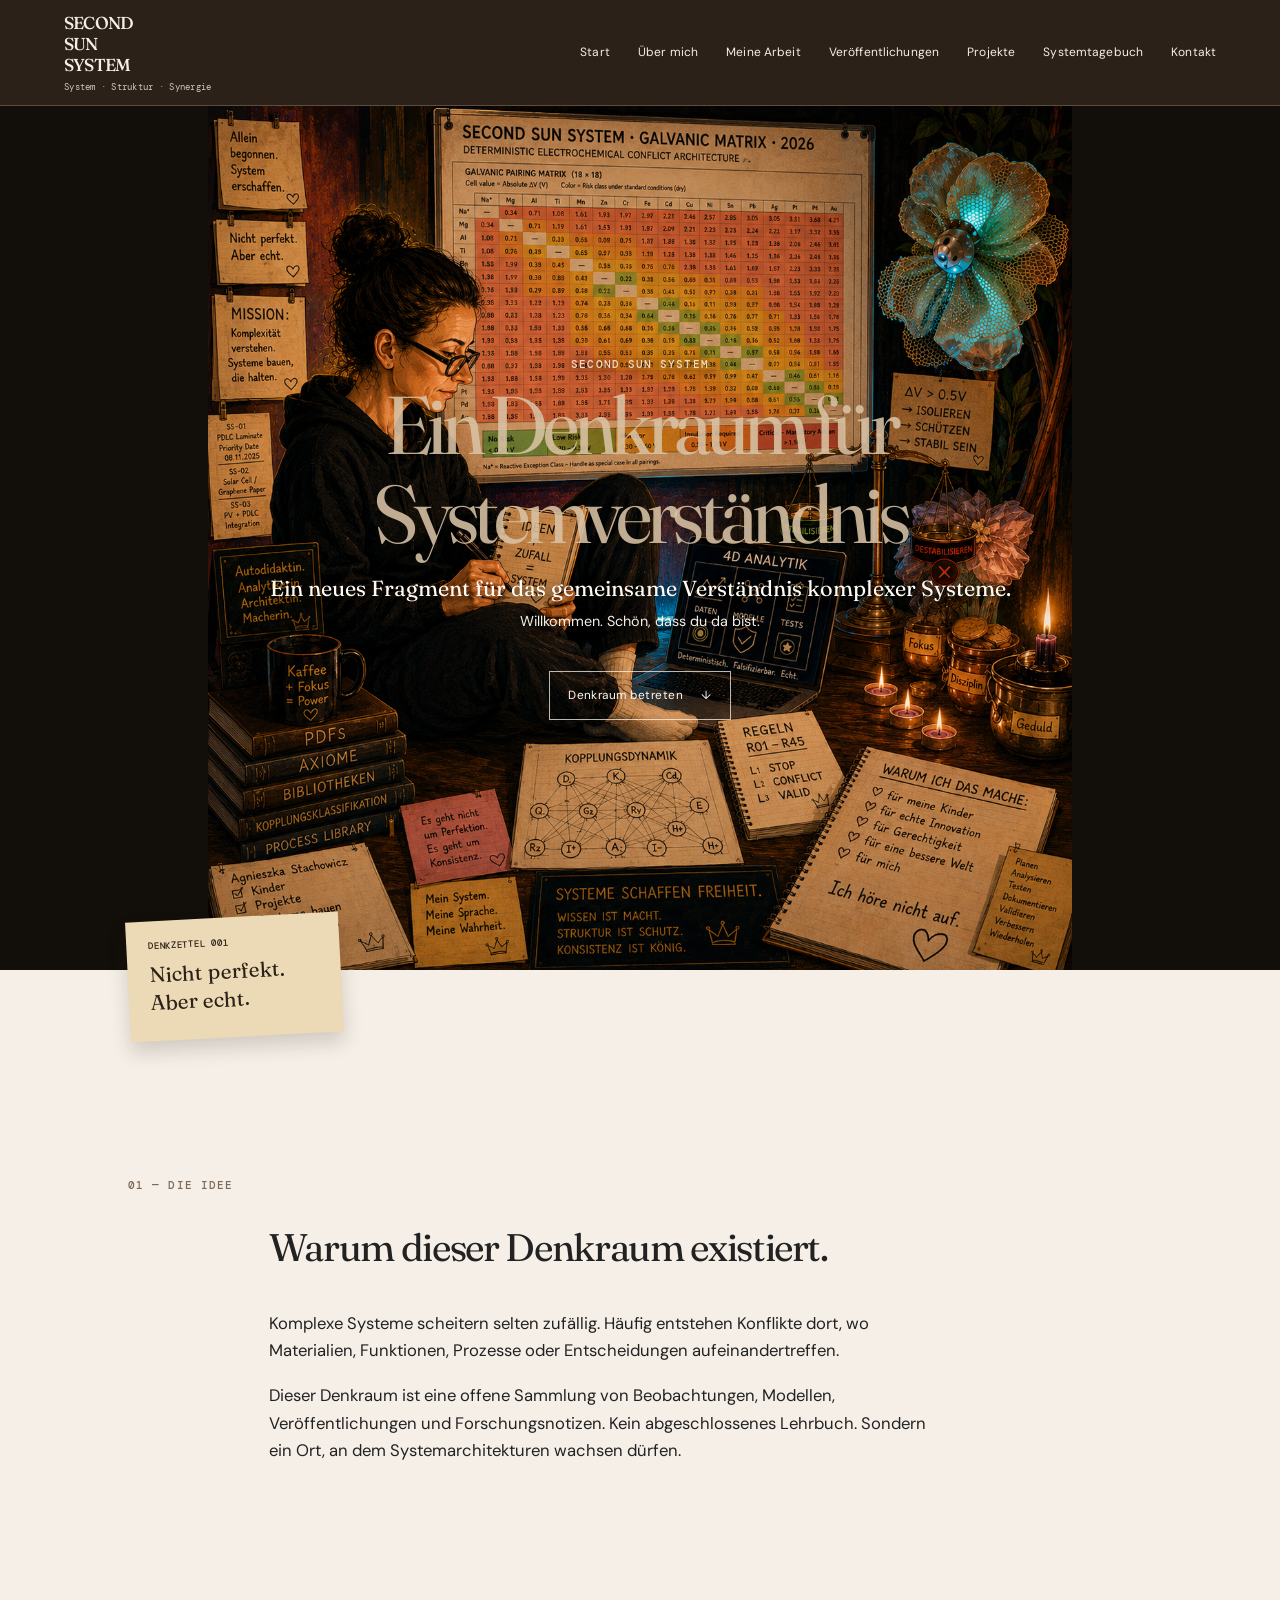
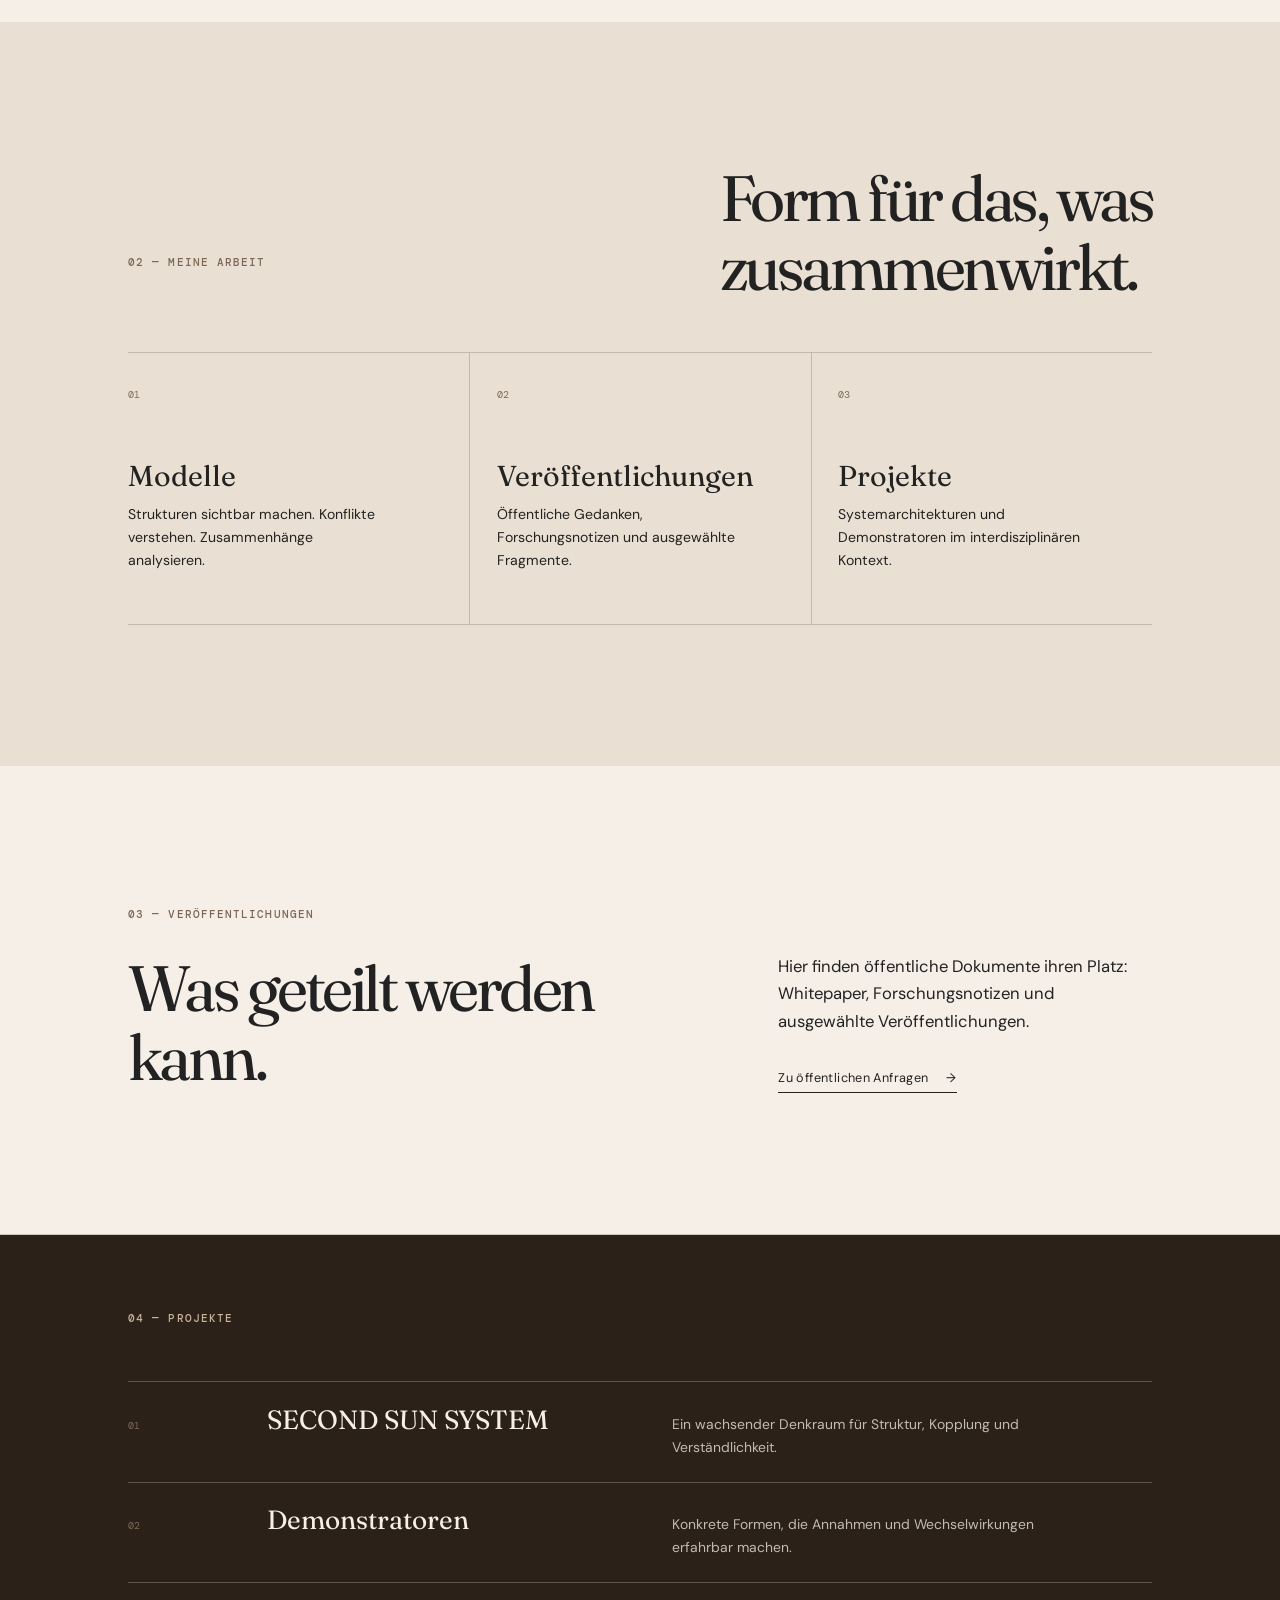
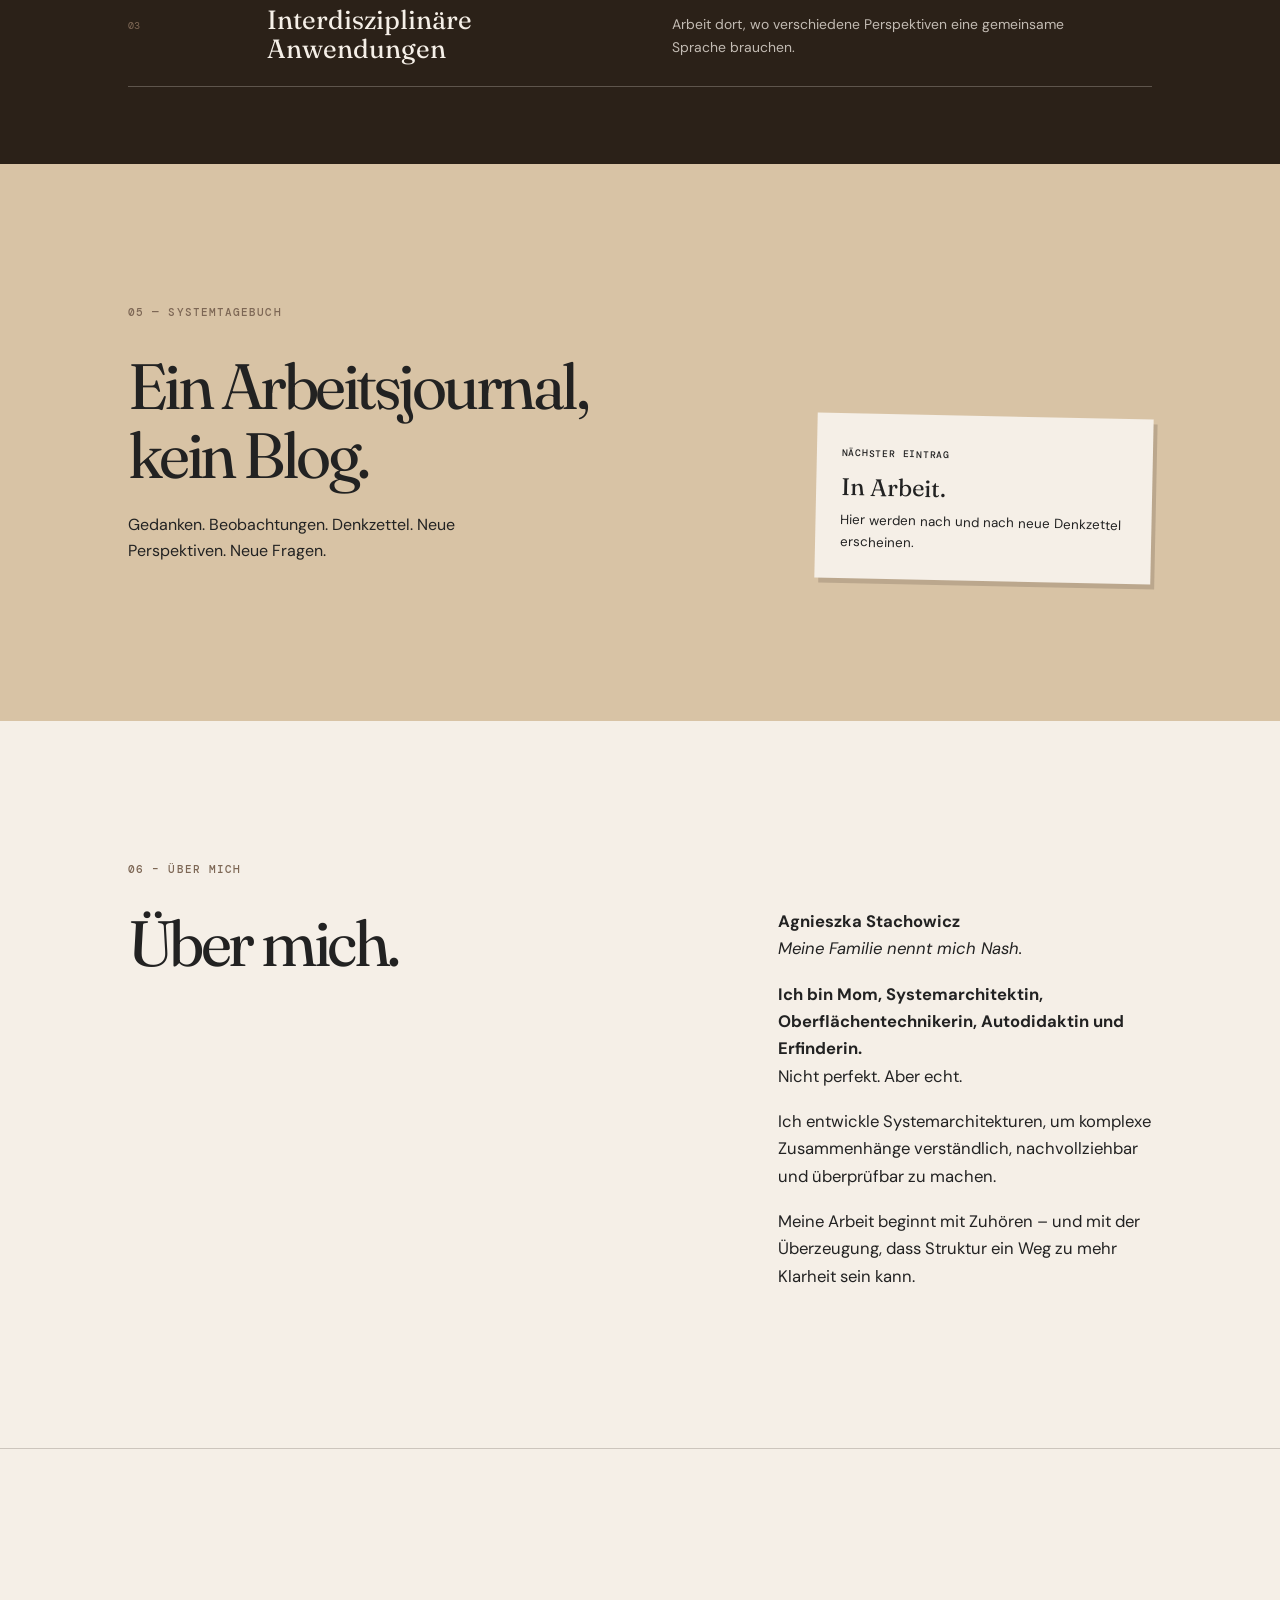
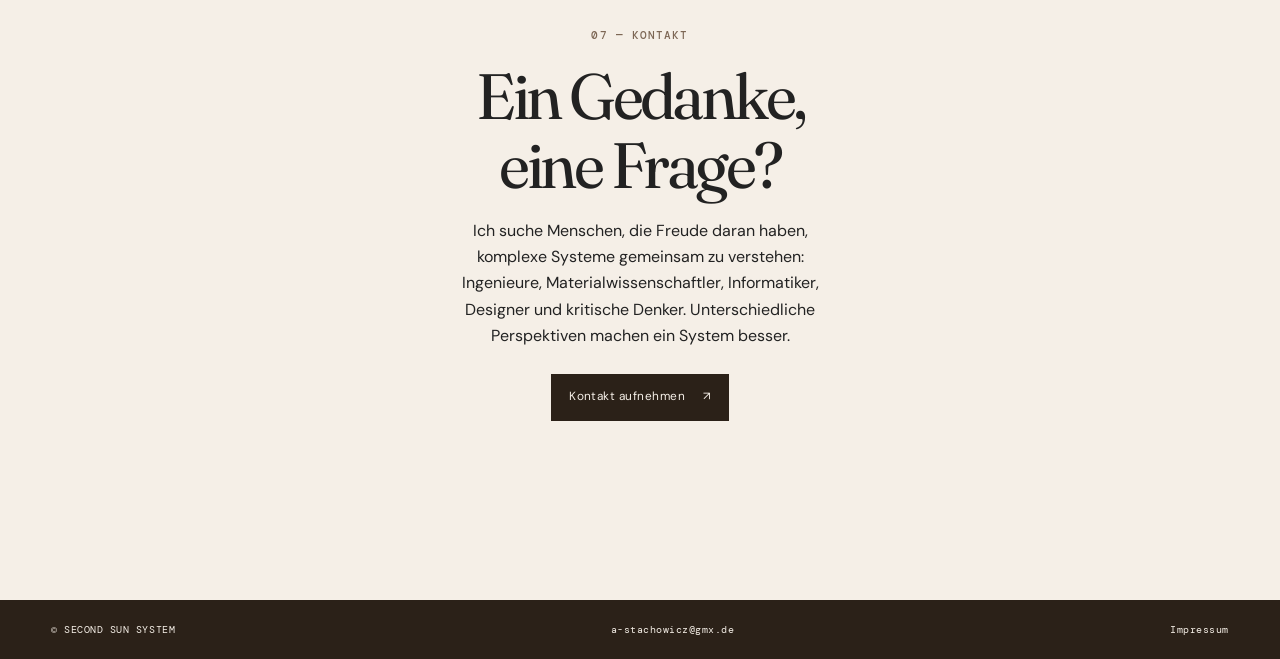
<file: index.html>
<!doctype html>
<html lang="de">
<head>
  <meta charset="utf-8">
  <meta name="viewport" content="width=device-width, initial-scale=1">
  <meta name="description" content="SECOND SUN SYSTEM — Denkraum für Systemarchitekturen.">
  <title>SECOND SUN SYSTEM — System · Struktur · Synergie</title>
  <link rel="preconnect" href="https://fonts.googleapis.com">
  <link rel="preconnect" href="https://fonts.gstatic.com" crossorigin>
  <link href="https://fonts.googleapis.com/css2?family=DM+Mono:wght@400;500&family=DM+Sans:wght@400;500;600&family=Fraunces:opsz,wght@9..144,400;9..144,500&display=swap" rel="stylesheet">
  <link rel="stylesheet" href="style.css">
</head>
<body>
  <a class="skip-link" href="#inhalt">Zum Inhalt springen</a>

  <header class="site-header" id="start">
    <a class="brand" href="#start" aria-label="SECOND SUN SYSTEM, zurück zum Anfang">
      <span>SECOND SUN SYSTEM</span>
      <small>System · Struktur · Synergie</small>
    </a>
    <button class="menu-toggle" aria-expanded="false" aria-controls="main-navigation">
      <span class="visually-hidden">Menü öffnen</span><i></i><i></i>
    </button>
    <nav id="main-navigation" class="main-navigation" aria-label="Hauptnavigation">
      <a href="#start">Start</a>
      <a href="#ueber-mich">Über mich</a>
      <a href="#arbeit">Meine Arbeit</a>
      <a href="#veroeffentlichungen">Veröffentlichungen</a>
      <a href="#projekte">Projekte</a>
      <a href="#tagebuch">Systemtagebuch</a>
      <a href="#kontakt">Kontakt</a>
    </nav>
  </header>

  <main id="inhalt">
    <section class="hero" aria-labelledby="hero-title">
      <img class="hero-image" src="./images/second-sun-system.png" alt="Illustrative Arbeitswelt von SECOND SUN SYSTEM mit Systemmatrix, Notizen und Waage.">
      <div class="hero-shade"></div>
      <div class="hero-content">
        <p class="eyebrow">SECOND SUN SYSTEM</p>
        <h1 id="hero-title">Ein Denkraum für<br>Systemverständnis</h1>
        <p class="hero-intro">Ein neues Fragment für das gemeinsame Verständnis komplexer Systeme.</p>
        <p class="hero-copy">Willkommen. Schön, dass du da bist.</p>
        <a class="button button-light" href="#idee">Denkraum betreten <span aria-hidden="true">↓</span></a>
      </div>
    </section>

    <aside class="thought-note" aria-label="Denkzettel 001">
      <span>DENKZETTEL 001</span>
      <strong>Nicht perfekt.<br>Aber echt.</strong>
    </aside>

    <section id="idee" class="section idea-section">
      <div class="section-label">01 — Die Idee</div>
      <div class="prose wide-prose">
        <p class="intro">Warum dieser Denkraum existiert.</p>
        <p>Komplexe Systeme scheitern selten zufällig. Häufig entstehen Konflikte dort, wo Materialien, Funktionen, Prozesse oder Entscheidungen aufeinandertreffen.</p>
        <p>Dieser Denkraum ist eine offene Sammlung von Beobachtungen, Modellen, Veröffentlichungen und Forschungsnotizen. Kein abgeschlossenes Lehrbuch. Sondern ein Ort, an dem Systemarchitekturen wachsen dürfen.</p>
      </div>
    </section>

    <section id="arbeit" class="section work-section">
      <div class="section-heading">
        <div class="section-label">02 — Meine Arbeit</div>
        <h2>Form für das, was<br>zusammenwirkt.</h2>
      </div>
      <div class="work-grid">
        <article class="work-card"><span>01</span><h3>Modelle</h3><p>Strukturen sichtbar machen. Konflikte verstehen. Zusammenhänge analysieren.</p></article>
        <article class="work-card"><span>02</span><h3>Veröffentlichungen</h3><p>Öffentliche Gedanken, Forschungsnotizen und ausgewählte Fragmente.</p></article>
        <article class="work-card"><span>03</span><h3>Projekte</h3><p>Systemarchitekturen und Demonstratoren im interdisziplinären Kontext.</p></article>
      </div>
    </section>

    <section id="veroeffentlichungen" class="section publication-section">
      <div class="section-label">03 — Veröffentlichungen</div>
      <div class="split-content"><h2>Was geteilt werden kann.</h2><div class="prose"><p>Hier finden öffentliche Dokumente ihren Platz: Whitepaper, Forschungsnotizen und ausgewählte Veröffentlichungen.</p><a class="text-link" href="#kontakt">Zu öffentlichen Anfragen <span aria-hidden="true">→</span></a></div></div>
    </section>

    <section id="projekte" class="section projects-section">
      <div class="section-label">04 — Projekte</div>
      <div class="project-list">
        <article><p class="project-number">01</p><h3>SECOND SUN SYSTEM</h3><p>Ein wachsender Denkraum für Struktur, Kopplung und Verständlichkeit.</p></article>
        <article><p class="project-number">02</p><h3>Demonstratoren</h3><p>Konkrete Formen, die Annahmen und Wechselwirkungen erfahrbar machen.</p></article>
        <article><p class="project-number">03</p><h3>Interdisziplinäre Anwendungen</h3><p>Arbeit dort, wo verschiedene Perspektiven eine gemeinsame Sprache brauchen.</p></article>
      </div>
    </section>

    <section id="tagebuch" class="section journal-section">
      <div class="section-label">05 — Systemtagebuch</div>
      <div class="journal-content"><div><h2>Ein Arbeitsjournal,<br>kein Blog.</h2><p>Gedanken. Beobachtungen. Denkzettel. Neue Perspektiven. Neue Fragen.</p></div><div class="journal-note"><span>NÄCHSTER EINTRAG</span><strong>In Arbeit.</strong><p>Hier werden nach und nach neue Denkzettel erscheinen.</p></div></div>
    </section>

    <section id="ueber-mich" class="section about-section">
  <div class="section-label">06 – Über mich</div>

  <div class="split-content">
    <h2>Über mich.</h2>

    <div class="prose">

      <p><strong>Agnieszka Stachowicz</strong><br>
      <em>Meine Familie nennt mich Nash.</em></p>

      <p><strong>Ich bin Mom, Systemarchitektin, Oberflächentechnikerin, Autodidaktin und Erfinderin.</strong><br>
      Nicht perfekt. Aber echt.</p>

      <p>Ich entwickle Systemarchitekturen, um komplexe Zusammenhänge verständlich, nachvollziehbar und überprüfbar zu machen.</p>

      <p>Meine Arbeit beginnt mit Zuhören – und mit der Überzeugung, dass Struktur ein Weg zu mehr Klarheit sein kann.</p>

    </div>
</div>
</section>

    <section id="kontakt" class="section contact-section">
      <p class="section-label">07 — Kontakt</p>
      <h2>Ein Gedanke,<br>eine Frage?</h2>
      <p>Ich suche Menschen, die Freude daran haben, komplexe Systeme gemeinsam zu verstehen: Ingenieure, Materialwissenschaftler, Informatiker, Designer und kritische Denker. Unterschiedliche Perspektiven machen ein System besser.</p>
      <a class="button button-dark" href="mailto:a-stachowicz@gmx.de">Kontakt aufnehmen <span aria-hidden="true">↗</span></a>
    </section>
  </main>

  <footer class="site-footer">

<p>© SECOND SUN SYSTEM</p>

<p>
<a href="mailto:a-stachowicz@gmx.de">
a-stachowicz@gmx.de
</a>
</p>

<p>
<a href="impressum.html">
Impressum
</a>
</p>

</footer>

<script src="script.js"></script> 
</body>
</html>
</file>
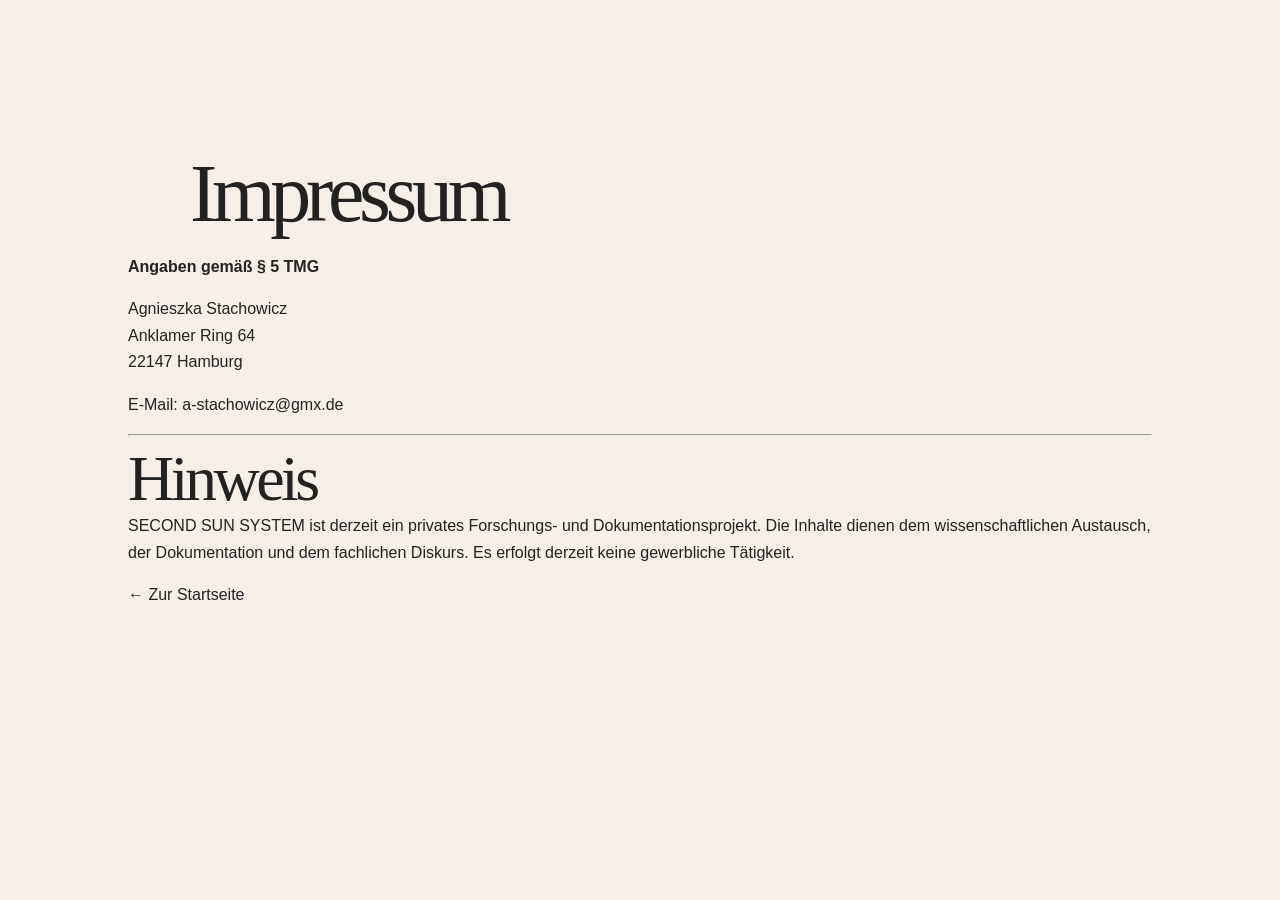
<file: impressum.html>
<!DOCTYPE html>
<html lang="de">
<head>
<meta charset="UTF-8">
<meta name="viewport" content="width=device-width, initial-scale=1.0">
<title>Impressum – SECOND SUN SYSTEM</title>
<link rel="stylesheet" href="style.css">
</head>

<body>

<main class="section">

<h1>Impressum</h1>

<p><strong>Angaben gemäß § 5 TMG</strong></p>

<p>
Agnieszka Stachowicz<br>
Anklamer Ring 64<br>
22147 Hamburg
</p>

<p>
E-Mail:
<a href="mailto:a-stachowicz@gmx.de">
a-stachowicz@gmx.de
</a>
</p>

<hr>

<h2>Hinweis</h2>

<p>
SECOND SUN SYSTEM ist derzeit ein privates Forschungs- und Dokumentationsprojekt.

Die Inhalte dienen dem wissenschaftlichen Austausch,
der Dokumentation und dem fachlichen Diskurs.

Es erfolgt derzeit keine gewerbliche Tätigkeit.
</p>

<p>
<a href="index.html">← Zur Startseite</a>
</p>

</main>

</body>
</html>
</file>
<file: style.css>
:root { --paper:#f5efe7; --ink:#2b2118; --gold:#d8c3a5; --text:#222; --line:rgba(43,33,24,.2); --serif:"Fraunces", Georgia, serif; --sans:"DM Sans", Arial, sans-serif; --mono:"DM Mono", monospace; }
* { box-sizing:border-box; } html { scroll-behavior:smooth; scroll-padding-top:6rem; } body { margin:0; background:var(--paper); color:var(--text); font-family:var(--sans); font-size:16px; line-height:1.65; } a { color:inherit; text-decoration:none; } .visually-hidden { position:absolute; width:1px; height:1px; overflow:hidden; clip:rect(0 0 0 0); white-space:nowrap; } .skip-link { position:fixed; top:-4rem; left:1rem; z-index:20; background:var(--ink); color:#fff; padding:.6rem 1rem; } .skip-link:focus { top:1rem; }
.site-header { position:sticky; z-index:10; top:0; left:0; width:100%; min-height:9.5rem; display:flex; align-items:center; justify-content:space-between; gap:3rem; padding:1.55rem clamp(1.25rem,5vw,5.5rem); color:var(--paper); background:var(--ink); border-bottom:1px solid rgba(216,195,165,.28); } .brand { display:flex; flex-direction:column; line-height:.9; letter-spacing:-.045em; font:500 clamp(1.2rem,2.05vw,2rem) var(--serif); } .brand span { max-width:6.2ch; } .brand small { margin-top:1rem; font:400 .62rem var(--mono); opacity:.82; letter-spacing:.03em; line-height:1.25; } .main-navigation { display:flex; align-items:center; gap:clamp(.85rem,2.2vw,2.25rem); font-size:.75rem; letter-spacing:.01em; } .main-navigation a { position:relative; padding:.35rem 0; white-space:nowrap; } .main-navigation a::after { content:""; position:absolute; right:0; bottom:0; left:0; height:1px; background:var(--gold); transform:scaleX(0); transform-origin:left; transition:transform .22s ease; } .main-navigation a:hover, .main-navigation a:focus-visible { color:var(--gold); } .main-navigation a:hover::after, .main-navigation a:focus-visible::after { transform:scaleX(1); } .menu-toggle { display:none; }
.hero { position:relative; min-height:min(68vw,54rem); background:#120e0a; overflow:hidden; display:grid; place-items:center; } .hero::before { display:none; } .hero-image { width:100%; height:100%; position:absolute; inset:0; object-fit:contain; object-position:center; } .hero-shade { position:absolute; z-index:1; inset:0; background:radial-gradient(ellipse at center,transparent 34%,rgba(18,14,10,.16) 100%); } .hero-content { position:relative; z-index:2; width:min(90%,74rem); text-align:center; color:#fffaf3; text-shadow:0 2px 12px rgba(18,14,10,.85); } .eyebrow,.section-label { font:500 .68rem var(--mono); letter-spacing:.1em; text-transform:uppercase; } .eyebrow { color:#f2dac0; } h1,h2,h3,p { margin-top:0; } h1,h2,h3 { font-family:var(--serif); font-weight:400; line-height:1.08; } h1 { max-width:900px; margin:.55rem auto 1rem; font-size:clamp(3.2rem,6.4vw,6.45rem); letter-spacing:-.065em; text-wrap:balance; } .hero-intro { font:400 clamp(1.12rem,1.7vw,1.45rem) var(--serif); line-height:1.35; margin-bottom:.4rem; } .hero-copy { max-width:31rem; margin-right:auto; margin-left:auto; font-size:.9rem; line-height:1.55; color:rgba(255,250,243,.95); } .button { display:inline-flex; align-items:center; gap:1.15rem; margin-top:1.5rem; padding:.86rem 1.1rem; font-size:.74rem; letter-spacing:.04em; transition:box-shadow .25s ease, background .25s ease, color .25s ease; } .button-light { border:1px solid rgba(255,250,243,.72); } .button-light:hover { color:var(--ink); background:#f4dec4; box-shadow:0 0 22px rgba(216,195,165,.6); } .button-dark { background:var(--ink); color:var(--paper); } .button-dark:hover { background:#4b3729; box-shadow:0 5px 15px rgba(43,33,24,.2); }
.thought-note { position:relative; z-index:2; width:13.3rem; margin:-3.3rem 0 0 clamp(1.5rem,10vw,13rem); padding:1.2rem 1.35rem 1.4rem; background:#ecd9b5; color:var(--ink); box-shadow:0 10px 19px rgba(43,33,24,.18); transform:rotate(-3deg); } .thought-note span { display:block; margin-bottom:.7rem; font:500 .58rem var(--mono); letter-spacing:.08em; } .thought-note strong { font:400 1.3rem/1.15 var(--serif); }
.section { padding:clamp(5rem,11vw,10rem) clamp(1.5rem,10vw,13rem); } .section-label { color:#7d6755; margin-bottom:2rem; } .prose { max-width:31rem; font-size:1.04rem; } .prose p + p { margin-top:1.1rem; } .wide-prose { max-width:42rem; margin-left:clamp(0rem,11vw,12rem); } .intro { font:400 clamp(1.7rem,3vw,2.65rem)/1.24 var(--serif); letter-spacing:-.035em; } .work-section { background:#e9dfd2; } .section-heading { display:flex; justify-content:space-between; align-items:flex-end; gap:2rem; margin-bottom:3.2rem; } h2 { font-size:clamp(2.5rem,5vw,4.85rem); letter-spacing:-.055em; margin:0; } .work-grid { display:grid; grid-template-columns:repeat(3,1fr); border-top:1px solid var(--line); } .work-card { min-height:17rem; padding:1.65rem 1.65rem 1.4rem 0; border-bottom:1px solid var(--line); } .work-card + .work-card { padding-left:1.65rem; border-left:1px solid var(--line); } .work-card span,.project-number { font:400 .64rem var(--mono); color:#806a57; } .work-card h3,.project-list h3 { margin:3.4rem 0 .7rem; font-size:1.8rem; } .work-card p { max-width:16rem; font-size:.88rem; }
.publication-section { border-bottom:1px solid var(--line); } .split-content { display:grid; grid-template-columns:minmax(0,1.1fr) minmax(15rem,.75fr); gap:8vw; align-items:start; } .text-link { display:inline-block; margin-top:1rem; padding-bottom:.2rem; border-bottom:1px solid var(--ink); font-size:.79rem; letter-spacing:.03em; } .text-link span { margin-left:.9rem; } .projects-section { background:var(--ink); color:var(--paper); } .projects-section .section-label { color:#c8b39a; } .project-list { margin-top:3.5rem; border-top:1px solid rgba(245,239,231,.25); } .project-list article { display:grid; grid-template-columns:12% 38% 1fr; gap:1rem; padding:1.45rem 0; border-bottom:1px solid rgba(245,239,231,.25); align-items:baseline; } .project-list h3 { margin:0; font-size:1.65rem; } .project-list article > p:last-child { margin:0; max-width:25rem; font-size:.87rem; color:rgba(245,239,231,.75); }
.journal-section { background:#d8c3a5; } .journal-content { display:flex; justify-content:space-between; align-items:end; gap:3rem; } .journal-content h2 { margin-bottom:1.4rem; } .journal-content > div:first-child p { max-width:25rem; } .journal-note { width:min(21rem,100%); padding:1.55rem; background:#f5efe7; box-shadow:4px 5px 0 rgba(43,33,24,.17); transform:rotate(1.2deg); } .journal-note span { font:500 .6rem var(--mono); letter-spacing:.08em; } .journal-note strong { display:block; margin:.5rem 0; font:400 1.5rem var(--serif); } .journal-note p { margin:0; font-size:.83rem; } .about-section { border-bottom:1px solid var(--line); } .contact-section { text-align:center; padding-top:clamp(6rem,14vw,12rem); padding-bottom:clamp(6rem,14vw,12rem); } .contact-section .section-label { margin-bottom:1.2rem; } .contact-section h2 { margin-bottom:1.15rem; } .contact-section > p:not(.section-label) { max-width:24rem; margin:0 auto; } .site-footer { display:flex; justify-content:space-between; gap:1rem; padding:1.45rem clamp(1.5rem,4vw,4.5rem); background:var(--ink); color:var(--paper); font:400 .65rem var(--mono); letter-spacing:.05em; } .site-footer p { margin:0; }
@media (max-width: 900px) { .site-header { padding-right:1.5rem; } .menu-toggle { display:grid; gap:5px; width:2.2rem; padding:.6rem 0; border:0; background:transparent; color:var(--paper); cursor:pointer; } .menu-toggle i { display:block; width:1.6rem; height:1px; background:currentColor; transition:transform .2s ease; } .menu-toggle[aria-expanded="true"] i:first-of-type { transform:translateY(3px) rotate(45deg); } .menu-toggle[aria-expanded="true"] i:last-of-type { transform:translateY(-3px) rotate(-45deg); } .main-navigation { position:absolute; top:100%; right:1rem; display:none; min-width:14rem; padding:1.15rem; background:var(--ink); box-shadow:0 8px 18px rgba(0,0,0,.2); } .main-navigation.is-open { display:grid; gap:.55rem; } .main-navigation a { padding:.45rem 0; } .hero { min-height:48rem; } .hero-image { object-position:center; } .section { padding-left:clamp(1.5rem,7vw,4rem); padding-right:clamp(1.5rem,7vw,4rem); } .wide-prose { margin-left:10vw; } }
@media (max-width: 620px) { .site-header { min-height:5.4rem; padding:1rem 1.25rem; } .brand { font-size:1.12rem; } .brand small { display:none; } .hero { min-height:32rem; } .hero-image { object-fit:contain; object-position:center; } .hero-shade { background:linear-gradient(0deg,rgba(18,14,10,.5),transparent 44%); } .hero-content { width:calc(100% - 2.5rem); padding-top:7.5rem; } h1 { font-size:clamp(2.5rem,11vw,3.5rem); } .hero-copy { max-width:20rem; font-size:.8rem; } .thought-note { margin-left:1.8rem; margin-top:-2.1rem; } .section { padding-top:4.6rem; padding-bottom:4.6rem; } .wide-prose { margin-left:0; } .section-heading,.split-content,.journal-content { display:block; } .section-heading h2 { margin-top:1.4rem; } .work-grid { grid-template-columns:1fr; } .work-card,.work-card + .work-card { min-height:0; padding:1.4rem 0; border-left:0; } .work-card h3 { margin-top:1.8rem; } .project-list article { grid-template-columns:2.2rem 1fr; gap:.4rem 1rem; } .project-list article > p:last-child { grid-column:2; } .journal-note { margin-top:2.5rem; } .site-footer { display:block; } .site-footer p + p { margin-top:.4rem; } }
/* Warm, print-like hero title without effects. */
.hero h1 { color:rgba(216,195,165,.88); text-shadow:none; }
.projects-section { padding-top:clamp(3.5rem,6vw,5.5rem); padding-bottom:clamp(3.5rem,6vw,5.5rem); }
/* Compact header bar. */
.site-header { min-height:5rem; gap:2rem; padding:.75rem clamp(1.25rem,5vw,5.5rem); }
.brand { font-size:clamp(.9rem,1.35vw,1.2rem); }
.brand small { margin-top:.45rem; font-size:.55rem; }
@media (prefers-reduced-motion: reduce) { *,*::before,*::after { scroll-behavior:auto !important; transition-duration:.01ms !important; } }
</file>
